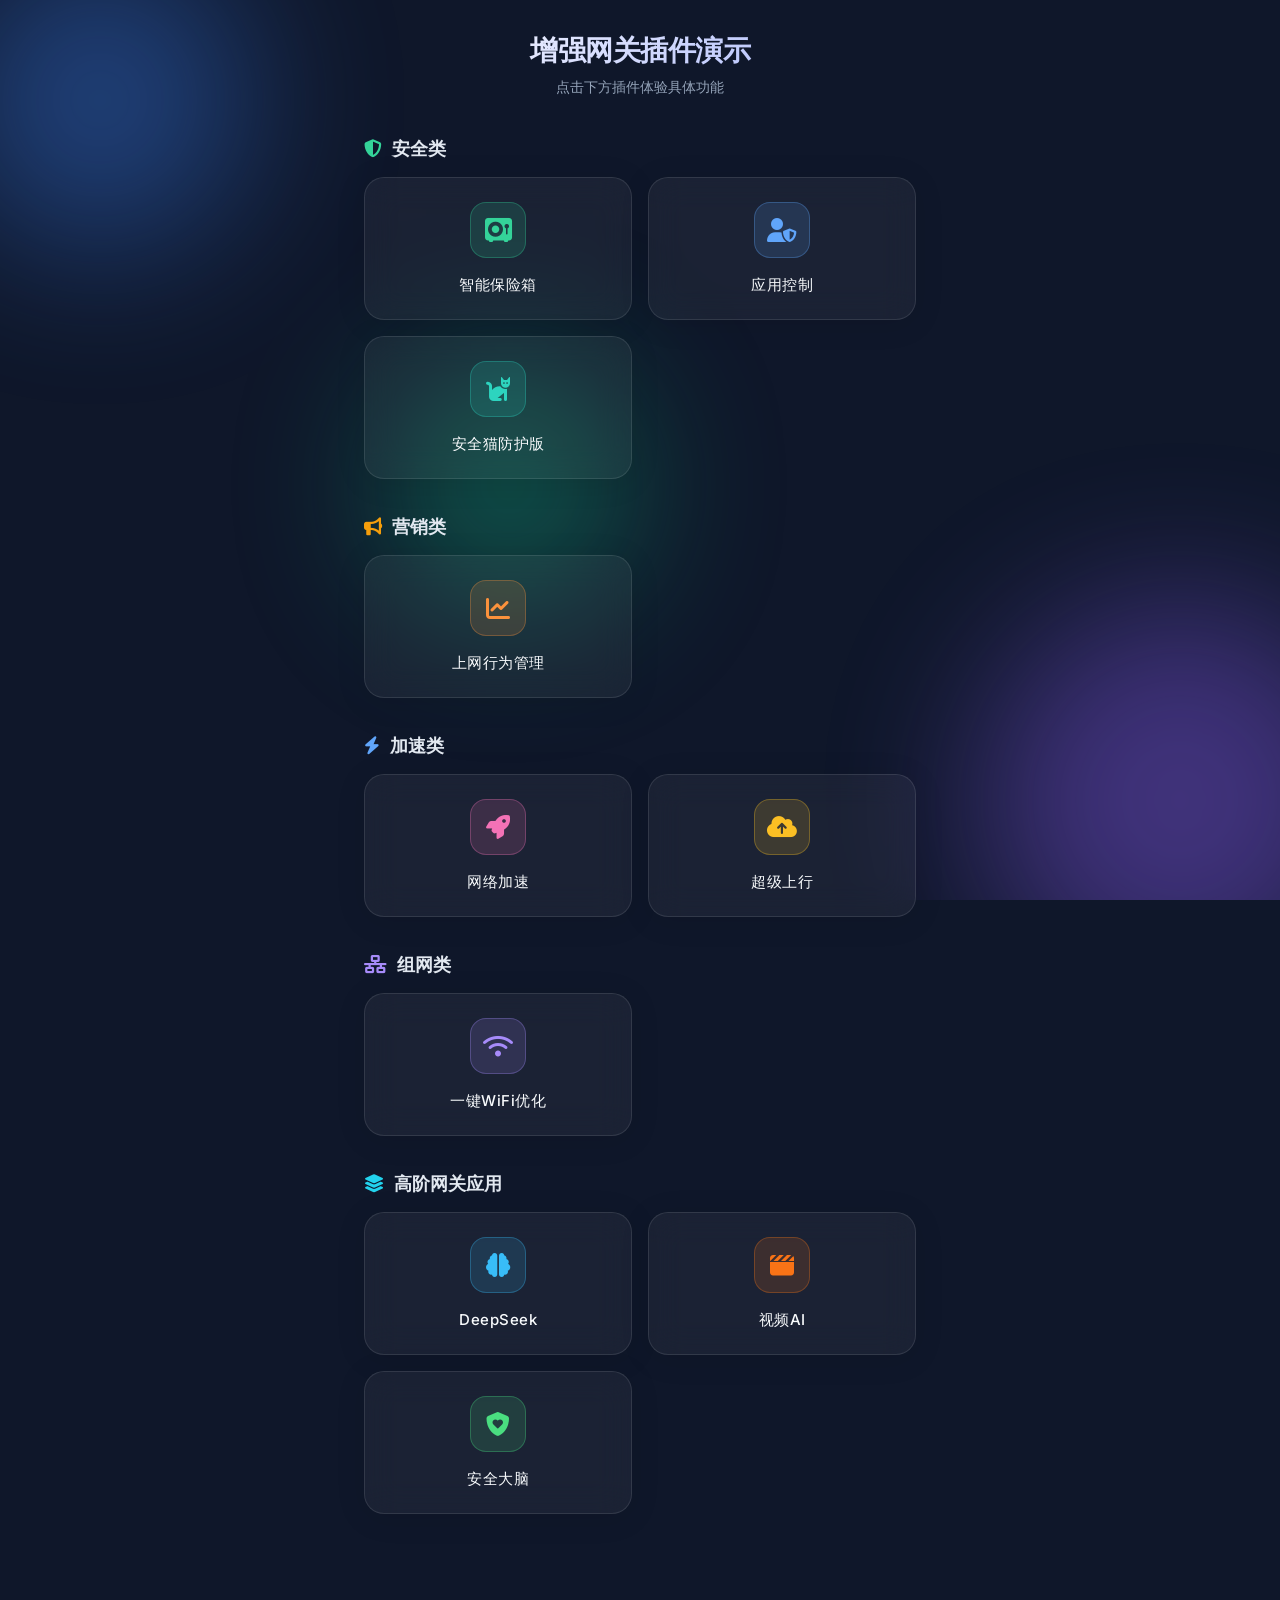
<file: index.html>
<!DOCTYPE html>
<html lang="zh-CN">
<head>
    <meta charset="UTF-8">
    <meta name="viewport" content="width=device-width, initial-scale=1.0, maximum-scale=1.0, user-scalable=no">
    <title>增强网关插件演示</title>
    <link rel="stylesheet" href="style.css">
    <link href="https://fonts.googleapis.com/css2?family=Inter:wght@400;500;600;700&display=swap" rel="stylesheet">
    <link href="https://cdnjs.cloudflare.com/ajax/libs/font-awesome/6.4.0/css/all.min.css" rel="stylesheet">
</head>
<body>
    <div class="background-orbs">
        <div class="orb orb-1"></div>
        <div class="orb orb-2"></div>
        <div class="orb orb-3"></div>
    </div>

    <div class="app-container">
        <header class="app-header">
            <h1>增强网关插件演示</h1>
            <p>点击下方插件体验具体功能</p>
        </header>

        <main class="categories-container" id="categories-container">
            <!-- Rendered by JS -->
        </main>
    </div>

    <script src="app.js"></script>
</body>
</html>
</file>
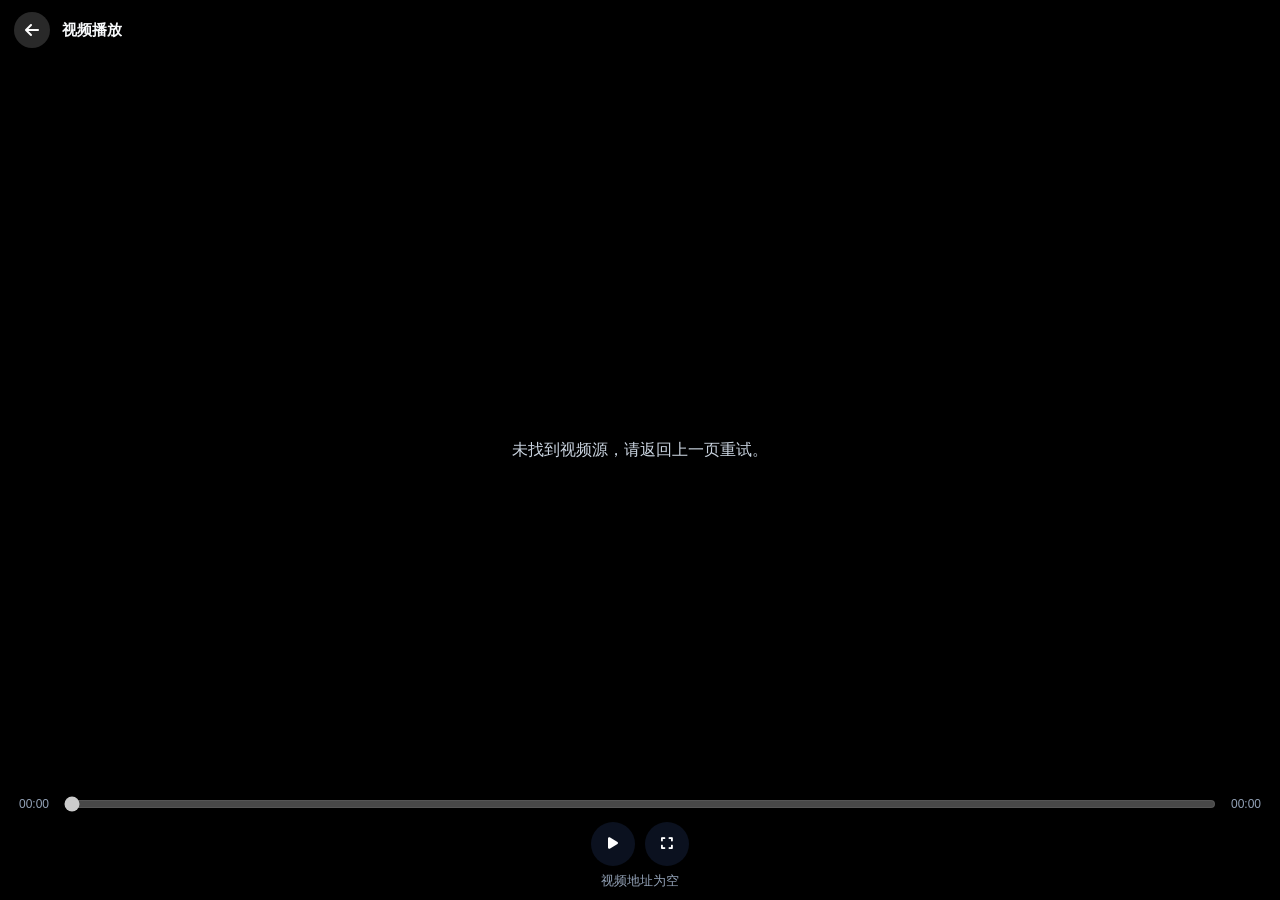
<file: player.html>
<!DOCTYPE html>
<html lang="zh-CN">
<head>
    <meta charset="UTF-8">
    <meta name="viewport" content="width=device-width, initial-scale=1.0, maximum-scale=1.0, user-scalable=no">
    <title>视频播放</title>
    <link href="https://cdnjs.cloudflare.com/ajax/libs/font-awesome/6.4.0/css/all.min.css" rel="stylesheet">
    <style>
        :root {
            --bg: #000;
            --text: #f8fafc;
            --muted: #94a3b8;
            --panel: rgba(15, 23, 42, 0.75);
            --accent: #3b82f6;
        }

        * {
            margin: 0;
            padding: 0;
            box-sizing: border-box;
            -webkit-tap-highlight-color: transparent;
        }

        body {
            background: var(--bg);
            color: var(--text);
            width: 100vw;
            height: calc(var(--vh, 1vh) * 100);
            overflow: hidden;
            font-family: -apple-system, BlinkMacSystemFont, "Segoe UI", Roboto, Helvetica, Arial, sans-serif;
        }

        .player-page {
            position: relative;
            width: 100%;
            height: 100%;
            background: #000;
        }

        .header {
            position: absolute;
            top: 0;
            left: 0;
            right: 0;
            z-index: 10;
            display: flex;
            align-items: center;
            gap: 12px;
            padding: calc(env(safe-area-inset-top, 0px) + 12px) 14px 12px;
            background: linear-gradient(to bottom, rgba(0, 0, 0, 0.75), rgba(0, 0, 0, 0));
        }

        .back-btn {
            width: 36px;
            height: 36px;
            border-radius: 999px;
            display: grid;
            place-items: center;
            text-decoration: none;
            color: #fff;
            background: rgba(255, 255, 255, 0.16);
            backdrop-filter: blur(6px);
        }

        .video-title {
            font-size: 15px;
            line-height: 1.3;
            white-space: nowrap;
            overflow: hidden;
            text-overflow: ellipsis;
        }

        .video-wrap {
            position: absolute;
            inset: 0;
            width: 100%;
            height: 100%;
            display: flex;
            align-items: center;
            justify-content: center;
            background: #000;
            overflow: hidden;
        }

        video {
            width: 100%;
            height: 100%;
            max-width: 100%;
            max-height: 100%;
            object-fit: contain;
            background: #000;
        }

        .controls {
            position: absolute;
            left: 0;
            right: 0;
            bottom: 0;
            z-index: 10;
            padding: 12px 12px calc(env(safe-area-inset-bottom, 0px) + 10px);
            background: linear-gradient(to top, rgba(0, 0, 0, 0.88), rgba(0, 0, 0, 0.35));
        }

        .progress-row {
            display: grid;
            grid-template-columns: 44px 1fr 44px;
            gap: 8px;
            align-items: center;
            margin-bottom: 10px;
        }

        .time {
            font-size: 12px;
            color: var(--muted);
            text-align: center;
            font-variant-numeric: tabular-nums;
        }

        .progress {
            width: 100%;
            accent-color: var(--accent);
            cursor: pointer;
        }

        .buttons {
            display: flex;
            align-items: center;
            justify-content: center;
            gap: 10px;
        }

        .btn {
            width: 44px;
            height: 44px;
            border: 0;
            border-radius: 999px;
            display: grid;
            place-items: center;
            color: #fff;
            background: var(--panel);
            cursor: pointer;
        }

        .btn:active {
            transform: scale(0.96);
        }

        .status {
            text-align: center;
            font-size: 13px;
            color: var(--muted);
            margin-top: 6px;
            min-height: 0;
        }
    </style>
</head>
<body>
    <div class="player-page">
        <header class="header">
            <a href="javascript:history.back()" class="back-btn" aria-label="返回">
                <i class="fa-solid fa-arrow-left"></i>
            </a>
            <h1 class="video-title" id="video-title">视频播放</h1>
        </header>

        <div class="video-wrap" id="video-wrap">
            <video id="video" playsinline webkit-playsinline preload="auto"></video>
        </div>

        <section class="controls">
            <div class="progress-row">
                <div class="time" id="current-time">00:00</div>
                <input id="progress" class="progress" type="range" min="0" max="1000" value="0" step="1" />
                <div class="time" id="duration-time">00:00</div>
            </div>
            <div class="buttons">
                <button id="play-btn" class="btn" type="button" aria-label="播放/暂停">
                    <i class="fa-solid fa-play"></i>
                </button>
                <button id="fullscreen-btn" class="btn" type="button" aria-label="全屏">
                    <i class="fa-solid fa-expand"></i>
                </button>
            </div>
            <div id="status" class="status"></div>
        </section>
    </div>

    <script>
        document.addEventListener('DOMContentLoaded', () => {
            const setViewportHeight = () => {
                const vh = window.innerHeight * 0.01;
                document.documentElement.style.setProperty('--vh', `${vh}px`);
            };
            setViewportHeight();
            window.addEventListener('resize', setViewportHeight);
            window.addEventListener('orientationchange', setViewportHeight);

            const params = new URLSearchParams(window.location.search);
            const videoSrc = params.get('src');
            const videoName = params.get('name');

            const video = document.getElementById('video');
            const videoWrap = document.getElementById('video-wrap');
            const titleEl = document.getElementById('video-title');
            const playBtn = document.getElementById('play-btn');
            const fullscreenBtn = document.getElementById('fullscreen-btn');
            const progress = document.getElementById('progress');
            const currentTimeEl = document.getElementById('current-time');
            const durationTimeEl = document.getElementById('duration-time');
            const statusEl = document.getElementById('status');

            let isDragging = false;
            let wasPlayingBeforeDrag = false;
            let autoplayTried = false;

            const setStatus = (msg) => {
                statusEl.textContent = msg || '';
            };

            const formatTime = (seconds) => {
                if (!Number.isFinite(seconds) || seconds < 0) return '00:00';
                const s = Math.floor(seconds);
                const hh = Math.floor(s / 3600);
                const mm = Math.floor((s % 3600) / 60);
                const ss = s % 60;
                if (hh > 0) {
                    return `${String(hh).padStart(2, '0')}:${String(mm).padStart(2, '0')}:${String(ss).padStart(2, '0')}`;
                }
                return `${String(mm).padStart(2, '0')}:${String(ss).padStart(2, '0')}`;
            };

            const updatePlayIcon = () => {
                playBtn.innerHTML = video.paused
                    ? '<i class="fa-solid fa-play"></i>'
                    : '<i class="fa-solid fa-pause"></i>';
            };

            const updateProgressFromVideo = () => {
                const duration = video.duration || 0;
                if (!duration || isDragging) return;
                const v = Math.min(1000, Math.max(0, Math.round((video.currentTime / duration) * 1000)));
                progress.value = String(v);
                currentTimeEl.textContent = formatTime(video.currentTime);
            };

            const playVideo = async ({ mutedFallback = false } = {}) => {
                if (!video.paused) return true;

                if (mutedFallback) {
                    video.muted = true;
                    video.defaultMuted = true;
                }

                try {
                    await video.play();
                    return true;
                } catch (err) {
                    return false;
                }
            };

            const attemptAutoplay = async () => {
                if (autoplayTried) return;
                autoplayTried = true;

                const playedNormally = await playVideo();
                if (playedNormally) {
                    setStatus('');
                    return;
                }

                const playedMuted = await playVideo({ mutedFallback: true });
                if (playedMuted) {
                    setStatus('已自动静音播放，点按画面可开声');
                    return;
                }

                setStatus('轻触画面或播放按钮开始播放');
            };

            const handleVideoTap = async () => {
                if (video.paused) {
                    if (video.muted) {
                        video.muted = false;
                    }

                    const played = await playVideo();
                    setStatus(played ? '' : '轻触画面或播放按钮开始播放');
                    updatePlayIcon();
                    return;
                }

                if (video.muted) {
                    video.muted = false;
                    setStatus('');
                    return;
                }

                video.pause();
                updatePlayIcon();
            };

            const seekBySlider = () => {
                const duration = video.duration || 0;
                if (!duration) return;
                const ratio = Number(progress.value) / 1000;
                const target = ratio * duration;
                currentTimeEl.textContent = formatTime(target);
                if (typeof video.fastSeek === 'function') {
                    try {
                        video.fastSeek(target);
                    } catch (err) {
                        video.currentTime = target;
                    }
                } else {
                    video.currentTime = target;
                }
            };

            if (videoName) {
                titleEl.textContent = videoName;
            }

            if (!videoSrc) {
                videoWrap.innerHTML = '<p style="color:#cbd5e1;text-align:center;padding:0 16px;">未找到视频源，请返回上一页重试。</p>';
                setStatus('视频地址为空');
                playBtn.disabled = true;
                progress.disabled = true;
                fullscreenBtn.disabled = true;
                return;
            }

            setStatus('正在加载视频...');
            video.src = videoSrc;
            video.preload = 'auto';
            video.load();

            video.addEventListener('loadedmetadata', () => {
                durationTimeEl.textContent = formatTime(video.duration);
                currentTimeEl.textContent = formatTime(0);
                progress.value = '0';
            });
            video.addEventListener('canplay', () => {
                attemptAutoplay();
            });

            video.addEventListener('timeupdate', updateProgressFromVideo);
            video.addEventListener('play', updatePlayIcon);
            video.addEventListener('pause', updatePlayIcon);
            video.addEventListener('ended', updatePlayIcon);
            video.addEventListener('playing', () => {
                setStatus(video.muted ? '已自动静音播放，点按画面可开声' : '');
            });
            video.addEventListener('error', () => {
                setStatus('视频加载失败，请返回重试');
            });

            updatePlayIcon();

            playBtn.addEventListener('click', async () => {
                await handleVideoTap();
            });

            videoWrap.addEventListener('click', async (event) => {
                if (event.target === progress || event.target === playBtn || event.target === fullscreenBtn) {
                    return;
                }
                await handleVideoTap();
            });

            progress.addEventListener('pointerdown', () => {
                isDragging = true;
                wasPlayingBeforeDrag = !video.paused;
                if (wasPlayingBeforeDrag) {
                    video.pause();
                }
            });
            progress.addEventListener('mousedown', () => {
                if (isDragging) return;
                isDragging = true;
                wasPlayingBeforeDrag = !video.paused;
                if (wasPlayingBeforeDrag) {
                    video.pause();
                }
            });
            progress.addEventListener('touchstart', () => {
                if (isDragging) return;
                isDragging = true;
                wasPlayingBeforeDrag = !video.paused;
                if (wasPlayingBeforeDrag) {
                    video.pause();
                }
            }, { passive: true });
            progress.addEventListener('input', () => {
                const duration = video.duration || 0;
                if (!duration) return;
                const ratio = Number(progress.value) / 1000;
                currentTimeEl.textContent = formatTime(ratio * duration);
            });
            progress.addEventListener('change', () => {
                seekBySlider();
                isDragging = false;
                if (wasPlayingBeforeDrag) {
                    video.play().catch(() => {});
                }
                wasPlayingBeforeDrag = false;
            });
            progress.addEventListener('pointerup', () => {
                isDragging = false;
                if (wasPlayingBeforeDrag && video.paused) {
                    video.play().catch(() => {});
                }
                wasPlayingBeforeDrag = false;
            });
            progress.addEventListener('mouseup', () => {
                isDragging = false;
                if (wasPlayingBeforeDrag && video.paused) {
                    video.play().catch(() => {});
                }
                wasPlayingBeforeDrag = false;
            });
            progress.addEventListener('touchend', () => {
                isDragging = false;
                if (wasPlayingBeforeDrag && video.paused) {
                    video.play().catch(() => {});
                }
                wasPlayingBeforeDrag = false;
            });
            progress.addEventListener('touchcancel', () => {
                isDragging = false;
                if (wasPlayingBeforeDrag && video.paused) {
                    video.play().catch(() => {});
                }
                wasPlayingBeforeDrag = false;
            });

            fullscreenBtn.addEventListener('click', async () => {
                try {
                    if (document.fullscreenElement) {
                        await document.exitFullscreen();
                        return;
                    }
                    if (videoWrap.requestFullscreen) {
                        await videoWrap.requestFullscreen();
                    } else if (video.webkitEnterFullscreen) {
                        video.webkitEnterFullscreen();
                    }
                } catch (err) {
                    setStatus('当前环境不支持全屏');
                }
            });

        });
    </script>
</body>
</html>
</file>
<file: style.css>
:root {
    --bg-color: #0f172a;
    --text-primary: #f8fafc;
    --text-secondary: #94a3b8;
    --glass-bg: rgba(255, 255, 255, 0.05);
    --glass-border: rgba(255, 255, 255, 0.1);
    --accent-blue: #3b82f6;
    --accent-purple: #8b5cf6;
    --accent-green: #10b981;
}

* {
    margin: 0;
    padding: 0;
    box-sizing: border-box;
    -webkit-tap-highlight-color: transparent;
}

body {
    font-family: 'Inter', -apple-system, BlinkMacSystemFont, "Segoe UI", Roboto, Helvetica, Arial, sans-serif, "Apple Color Emoji", "Segoe UI Emoji", "Segoe UI Symbol";
    background-color: var(--bg-color);
    color: var(--text-primary);
    min-height: 100vh;
    overflow-x: hidden;
    position: relative;
}

/* Background Animations */
.background-orbs {
    position: fixed;
    top: 0;
    left: 0;
    width: 100vw;
    height: 100vh;
    z-index: -1;
    overflow: hidden;
    pointer-events: none;
}

.orb {
    position: absolute;
    border-radius: 50%;
    filter: blur(80px);
    opacity: 0.4;
    animation: float 20s infinite ease-in-out alternate;
}

.orb-1 {
    width: 300px;
    height: 300px;
    background: var(--accent-blue);
    top: -50px;
    left: -50px;
    animation-delay: 0s;
}

.orb-2 {
    width: 400px;
    height: 400px;
    background: var(--accent-purple);
    bottom: -100px;
    right: -100px;
    animation-delay: -5s;
}

.orb-3 {
    width: 250px;
    height: 250px;
    background: var(--accent-green);
    top: 40%;
    left: 30%;
    animation-delay: -10s;
}

@keyframes float {
    0% { transform: translate(0, 0) scale(1); }
    33% { transform: translate(30px, -50px) scale(1.1); }
    66% { transform: translate(-20px, 20px) scale(0.9); }
    100% { transform: translate(40px, 40px) scale(1.05); }
}

/* Layout */
.app-container {
    max-width: 600px;
    margin: 0 auto;
    padding: 32px 24px 80px;
}

.app-header {
    text-align: center;
    margin-bottom: 40px;
    animation: fadeInDown 0.8s ease backwards;
}

.app-header h1 {
    font-size: 28px;
    font-weight: 700;
    margin-bottom: 8px;
    letter-spacing: -0.5px;
    background: linear-gradient(135deg, #ffffff 0%, #a5b4fc 100%);
    -webkit-background-clip: text;
    -webkit-text-fill-color: transparent;
}

.app-header p {
    font-size: 14px;
    color: var(--text-secondary);
}

/* Categories */
.category-section {
    margin-bottom: 36px;
    animation: fadeInUp 0.8s ease backwards;
}

.category-title {
    font-size: 18px;
    font-weight: 600;
    margin-bottom: 16px;
    display: flex;
    align-items: center;
    gap: 10px;
    color: #e2e8f0;
}

.category-icon {
    font-size: 18px;
}

.safe-icon { color: #34d399; }
.speed-icon { color: #60a5fa; }
.net-icon { color: #a78bfa; }
.marketing-icon { color: #f59e0b; }
.advanced-icon { color: #22d3ee; }

.plugins-grid {
    display: grid;
    grid-template-columns: repeat(2, 1fr);
    gap: 16px;
}

/* Plugin Card (Glassmorphism) */
.plugin-card {
    background: var(--glass-bg);
    border: 1px solid var(--glass-border);
    border-radius: 20px;
    padding: 24px 16px;
    text-align: center;
    text-decoration: none;
    color: var(--text-primary);
    backdrop-filter: blur(16px);
    -webkit-backdrop-filter: blur(16px);
    transition: all 0.3s cubic-bezier(0.25, 0.8, 0.25, 1);
    display: flex;
    flex-direction: column;
    align-items: center;
    justify-content: center;
    gap: 16px;
    position: relative;
    overflow: hidden;
    box-shadow: 0 4px 30px rgba(0, 0, 0, 0.1);
}

.plugin-card::before {
    content: '';
    position: absolute;
    top: 0;
    left: -100%;
    width: 50%;
    height: 100%;
    background: linear-gradient(to right, transparent, rgba(255,255,255,0.08), transparent);
    transform: skewX(-20deg);
    transition: 0.5s;
}

.plugin-card:active {
    transform: scale(0.96);
    background: rgba(255, 255, 255, 0.08);
}

.plugin-card:hover {
    border-color: rgba(255, 255, 255, 0.2);
    box-shadow: 0 8px 32px rgba(0, 0, 0, 0.2);
    transform: translateY(-2px);
}

.plugin-card:hover::before {
    left: 150%;
}

.plugin-card-disabled {
    cursor: default;
    opacity: 0.92;
}

.plugin-card-disabled:hover {
    transform: none;
}

.plugin-card-disabled:hover::before {
    left: -100%;
}

.plugin-icon-wrapper {
    width: 56px;
    height: 56px;
    border-radius: 16px;
    display: flex;
    align-items: center;
    justify-content: center;
    font-size: 24px;
    background: rgba(255, 255, 255, 0.05);
    box-shadow: inset 0 0 0 1px rgba(255, 255, 255, 0.1);
    transition: transform 0.3s ease;
}

.plugin-card:hover .plugin-icon-wrapper {
    transform: scale(1.05);
}

/* Specific Plugin Colors */
.plugin-card[data-id="smart-safe"] .plugin-icon-wrapper { color: #34d399; background: rgba(52, 211, 153, 0.15); box-shadow: inset 0 0 0 1px rgba(52, 211, 153, 0.3); }
.plugin-card[data-id="behavior"] .plugin-icon-wrapper { color: #60a5fa; background: rgba(96, 165, 250, 0.15); box-shadow: inset 0 0 0 1px rgba(96, 165, 250, 0.3); }
.plugin-card[data-id="acceleration"] .plugin-icon-wrapper { color: #f472b6; background: rgba(244, 114, 182, 0.15); box-shadow: inset 0 0 0 1px rgba(244, 114, 182, 0.3); }
.plugin-card[data-id="uplink"] .plugin-icon-wrapper { color: #fbbf24; background: rgba(251, 191, 36, 0.15); box-shadow: inset 0 0 0 1px rgba(251, 191, 36, 0.3); }
.plugin-card[data-id="wifi-opt"] .plugin-icon-wrapper { color: #a78bfa; background: rgba(167, 139, 250, 0.15); box-shadow: inset 0 0 0 1px rgba(167, 139, 250, 0.3); }
.plugin-card[data-id="safe-cat"] .plugin-icon-wrapper { color: #2dd4bf; background: rgba(45, 212, 191, 0.15); box-shadow: inset 0 0 0 1px rgba(45, 212, 191, 0.3); }
.plugin-card[data-id="web-behavior"] .plugin-icon-wrapper { color: #fb923c; background: rgba(251, 146, 60, 0.15); box-shadow: inset 0 0 0 1px rgba(251, 146, 60, 0.3); }
.plugin-card[data-id="deepseek"] .plugin-icon-wrapper { color: #38bdf8; background: rgba(56, 189, 248, 0.15); box-shadow: inset 0 0 0 1px rgba(56, 189, 248, 0.3); }
.plugin-card[data-id="video-ai"] .plugin-icon-wrapper { color: #f97316; background: rgba(249, 115, 22, 0.15); box-shadow: inset 0 0 0 1px rgba(249, 115, 22, 0.3); }
.plugin-card[data-id="security-brain"] .plugin-icon-wrapper { color: #4ade80; background: rgba(74, 222, 128, 0.15); box-shadow: inset 0 0 0 1px rgba(74, 222, 128, 0.3); }

.plugin-name {
    font-size: 15px;
    font-weight: 500;
    line-height: 1.4;
    letter-spacing: 0.5px;
}

.play-badge {
    position: absolute;
    bottom: 12px;
    right: 12px;
    width: 28px;
    height: 28px;
    border-radius: 50%;
    background: rgba(255,255,255,0.15);
    backdrop-filter: blur(4px);
    display: flex;
    align-items: center;
    justify-content: center;
    font-size: 12px;
    color: #fff;
    opacity: 0;
    transform: translateY(10px);
    transition: all 0.3s ease;
}

.plugin-card:hover .play-badge, 
.plugin-card:active .play-badge {
    opacity: 1;
    transform: translateY(0);
}

.plugin-note {
    font-size: 12px;
    line-height: 1.4;
    color: var(--text-secondary);
}

/* Animations */
@keyframes fadeInDown {
    from { opacity: 0; transform: translateY(-20px); }
    to { opacity: 1; transform: translateY(0); }
}

@keyframes fadeInUp {
    from { opacity: 0; transform: translateY(20px); }
    to { opacity: 1; transform: translateY(0); }
}

/* Staggered delays for categories */
.category-section:nth-child(1) { animation-delay: 0.1s; }
.category-section:nth-child(2) { animation-delay: 0.2s; }
.category-section:nth-child(3) { animation-delay: 0.3s; }
.category-section:nth-child(4) { animation-delay: 0.4s; }
.category-section:nth-child(5) { animation-delay: 0.5s; }
</file>
